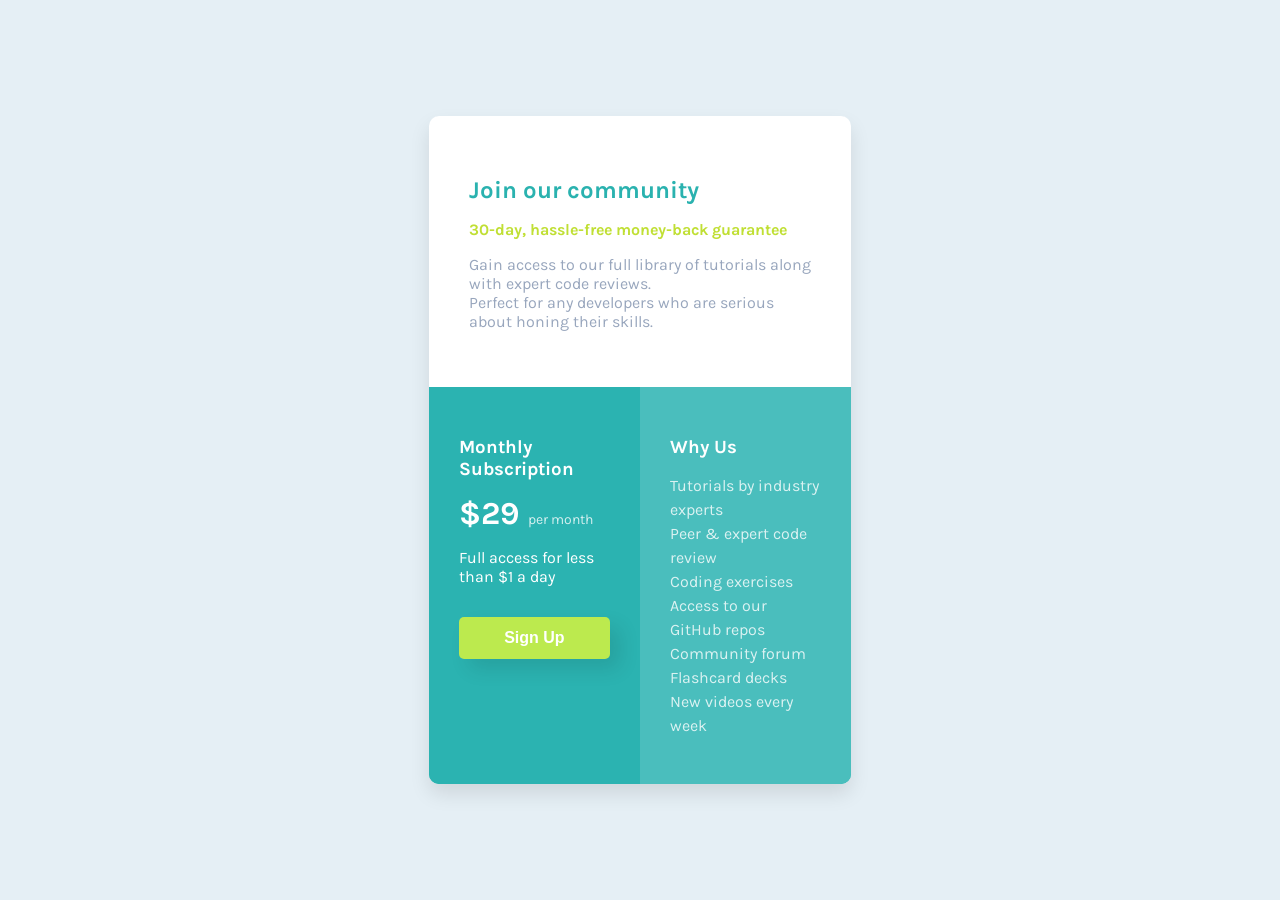
<file: index.html>
<!DOCTYPE html>
<html lang="cs">
<head>
  <meta charset="UTF-8">
  <meta name="viewport" content="width=device-width, initial-scale=1.0">
  <title>Pricing Card</title>
  <link rel="stylesheet" href="styles.css">
  <link rel="preconnect" href="https://fonts.googleapis.com">
  <link rel="preconnect" href="https://fonts.gstatic.com" crossorigin>
  <link href="https://fonts.googleapis.com/css2?family=Karla:ital,wght@0,200..800;1,200..800&display=swap" rel="stylesheet">
</head>
<body>

<div class="box">
  <div class="box-top">
    <div class="box-top-text">
      <h2>Join our community</h2>
      <p class="money-back">30-day, hassle-free money-back guarantee</p>
      <p>Gain access to our full library of tutorials along with expert code reviews.<br>
        Perfect for any developers who are serious about honing their skills.</p>
    </div>
  </div>

  <div class="box-bottom">
    <div class="subscription">
      <div class="box-bottom-text">
        <h3>Monthly Subscription</h3>
        <div class="price-row">
          <p class="price">$29 <span>per month</span></p>
          <p>Full access for less than $1 a day</p>
        </div>
        <button>Sign Up</button>
      </div>
    </div>

    <div class="why-us">
      <div class="why-us-text">
        <h3>Why Us</h3>
        <ul>
          <li>Tutorials by industry experts</li>
          <li>Peer & expert code review</li>
          <li>Coding exercises</li>
          <li>Access to our GitHub repos</li>
          <li>Community forum</li>
          <li>Flashcard decks</li>
          <li>New videos every week</li>
        </ul>
      </div>
    </div>
  </div>
</div>

</body>
</html>
</file>
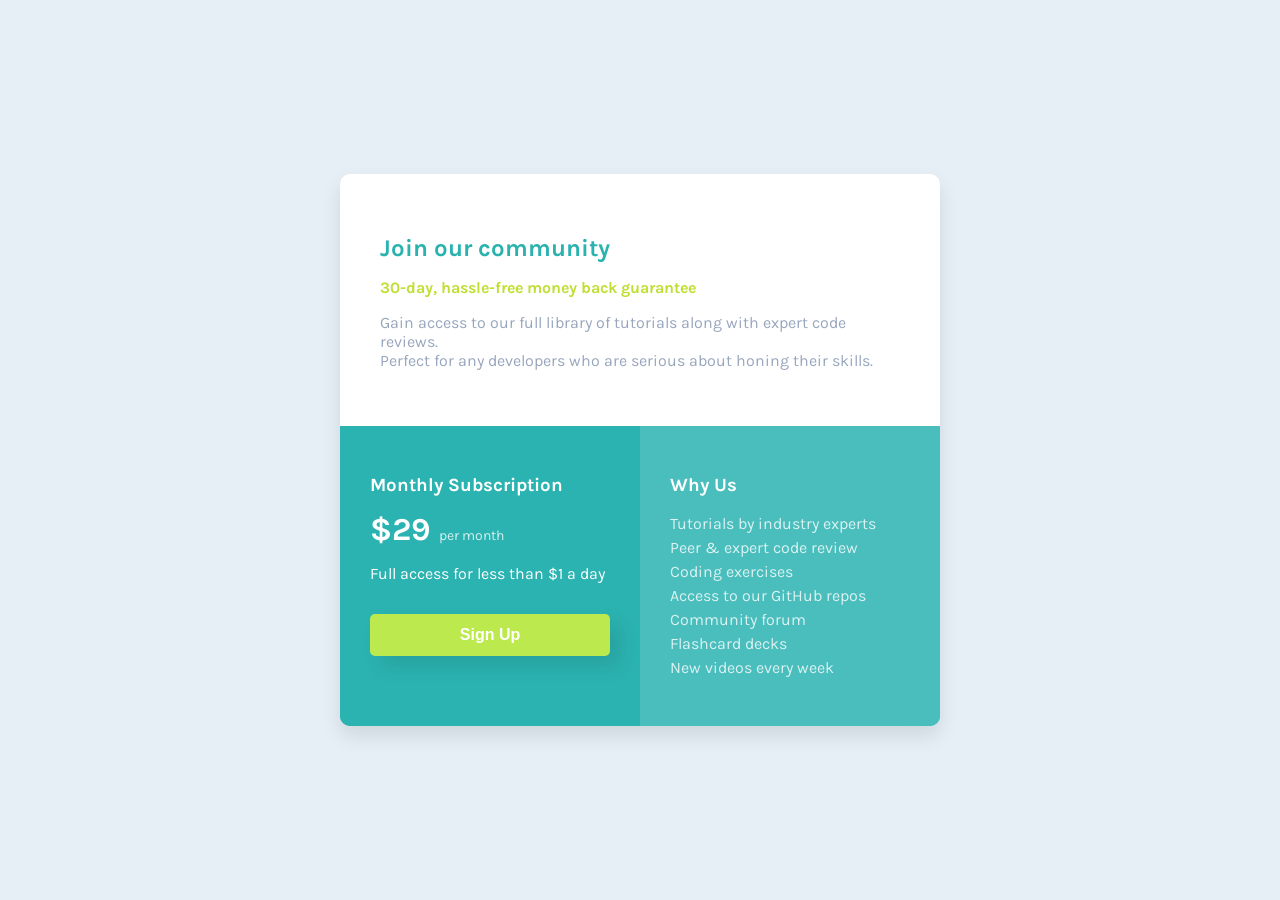
<file: single-price-grid-main/index.html>
<!DOCTYPE html>
<html lang="cs">
<head>
  <meta charset="UTF-8">
  <meta name="viewport" content="width=device-width, initial-scale=1.0">
  <title>Pricing Card</title>
  <link rel="stylesheet" href="styles.css">
  <link rel="preconnect" href="https://fonts.googleapis.com">
  <link rel="preconnect" href="https://fonts.gstatic.com" crossorigin>
  <link href="https://fonts.googleapis.com/css2?family=Karla:ital,wght@0,200..800;1,200..800&display=swap" rel="stylesheet">
</head>
<body>

<div class="box">
  <div class="box-top">
    <h2>Join our community</h2>
    <p class="money-back">30-day, hassle-free money back guarantee</p>
    <p>Gain access to our full library of tutorials along with expert code reviews.<br>
      Perfect for any developers who are serious about honing their skills.</p>
  </div>

  <div class="box-bottom">
    <div class="subscription">
      <h3>Monthly Subscription</h3>
      <div class="price-row">
      <p class="price">$29 <span>per month</span></p>
      <p>Full access for less than $1 a day</p>
      </div>
      <button>Sign Up</button>
    </div>

    <div class="why-us">
      <h3>Why Us</h3>
      <ul>
        <li>Tutorials by industry experts</li>
        <li>Peer & expert code review</li>
        <li>Coding exercises</li>
        <li>Access to our GitHub repos</li>
        <li>Community forum</li>
        <li>Flashcard decks</li>
        <li>New videos every week</li>
      </ul>
    </div>
  </div>
</div>

</body>
</html>
</file>
<file: styles.css>
:root {
    --Teal500: hsl(179, 62%, 43%);
    --Green400: hsl(71, 73%, 54%);
    --Teal100: hsl(204, 43%, 93%);
    --Gray500: hsl(218, 22%, 67%);
}

body {
    background: var(--Teal100);
    font-family:"Karla", serif;
    display: flex;
    justify-content: center;
    align-items: center;
    height: 100vh;
    margin: 0;
}

.box {
    width: 33%;
    margin: auto;
    background: white;
    border-radius: 10px;
    box-shadow: 0 10px 20px rgba(0,0,0,0.1);
    overflow: hidden;
    color: var(--Gray500);
}

.box-top {
    padding: 40px;
    text-align: left;
}

.box-top h2 {
    color: var(--Teal500);
    margin-bottom: 10px;
}

.money-back {
    color: var(--Green400);
    font-weight: bold;
    margin-bottom: 15px;
}

.box-bottom {
    display: flex;
    background: var(--Teal500);
    color: white;
}

.subscription, .why-us {
    width: 50%;
    padding: 30px;
}

.subscription {
    background: #2bb3b1;
}

.subscription h3, .why-us h3 {
    margin-bottom: 15px;
}

.price {
    font-size: 32px;
    font-weight: bold;
    margin: 10px 0;
}

.price span {
    font-size: 14px;
    font-weight: normal;
    opacity: 0.8;
}

.subscription button {
    width: 100%;
    padding: 12px;
    background: #bcea4e;
    color: white;
    border: none;
    border-radius: 5px;
    font-size: 16px;
    margin-top: 15px;
    cursor: pointer;
    font-weight: bold;
    box-shadow: 10px 10px 20px rgba(0,0,0,0.1);
}


ul{
    list-style: none;
    padding: 0;
    line-height: 1.5;
    opacity: 0.8;

}

.why-us {
    background:#4abebd;
}

@media only screen and (max-width: 768px) {
    .box {
        width: 60%;
    }

    .box-top {
        text-align: center;
        width: 100%;
        padding: 0;
    }

    .box-top-text {
        padding: 3% 5%;
        line-height: 1.3;
    }

    .box-bottom {
        text-align: center;
        padding: 0;
        width: 100%;
        flex-direction: column;
    }

    .box-bottom-text {
        padding: 3% 5%;
    }

    .subscription {
        width: 100%;
        padding: 0;
        align-content: center;
    }

    .subscription button {
        margin: 0;
        width: 70%;
    }

    .subscription-button {
        margin: auto;
        padding: 7%;
    }

    .why-us {
        padding: 0;
        width: 100%;
    }

    .why-us-text {
        padding: 3% 5%;
    }
}
</file>
<file: single-price-grid-main/styles.css>
:root {
    --Teal500: hsl(179, 62%, 43%);
    --Green400: hsl(71, 73%, 54%);
    --Teal100: hsl(204, 43%, 93%);
    --Gray500: hsl(218, 22%, 67%);
}

body {
    background: var(--Teal100);
    font-family:"Karla", serif;
    display: flex;
    justify-content: center;
    align-items: center;
    height: 100vh;
    margin: 0;
}

.box {
    width: 600px;
    background: white;
    border-radius: 10px;
    box-shadow: 0 10px 20px rgba(0,0,0,0.1);
    overflow: hidden;
    color: var(--Gray500);
}

.box-top {
    padding: 40px;
    text-align: left;
}

.box-top h2 {
    color: var(--Teal500);
    margin-bottom: 10px;
}

.money-back {
    color: var(--Green400);
    font-weight: bold;
    margin-bottom: 15px;
}

.box-bottom {
    display: flex;
    background: var(--Teal500);
    color: white;
}

.subscription, .why-us {
    width: 50%;
    padding: 30px;
}

.subscription {
    background: #2bb3b1;
}

.subscription h3, .why-us h3 {
    margin-bottom: 15px;
}

.price {
    font-size: 32px;
    font-weight: bold;
    margin: 10px 0;
}

.price span {
    font-size: 14px;
    font-weight: normal;
    opacity: 0.8;
}

.subscription button {
    width: 100%;
    padding: 12px;
    background: #bcea4e;
    color: white;
    border: none;
    border-radius: 5px;
    font-size: 16px;
    margin-top: 15px;
    cursor: pointer;
    font-weight: bold;
    box-shadow: 10px 10px 20px rgba(0,0,0,0.1);
}


ul{
    list-style: none;
    padding: 0;
    line-height:1.5;
    opacity:0.8;

}

.why-us {
    background:#4abebd;
}
</file>
